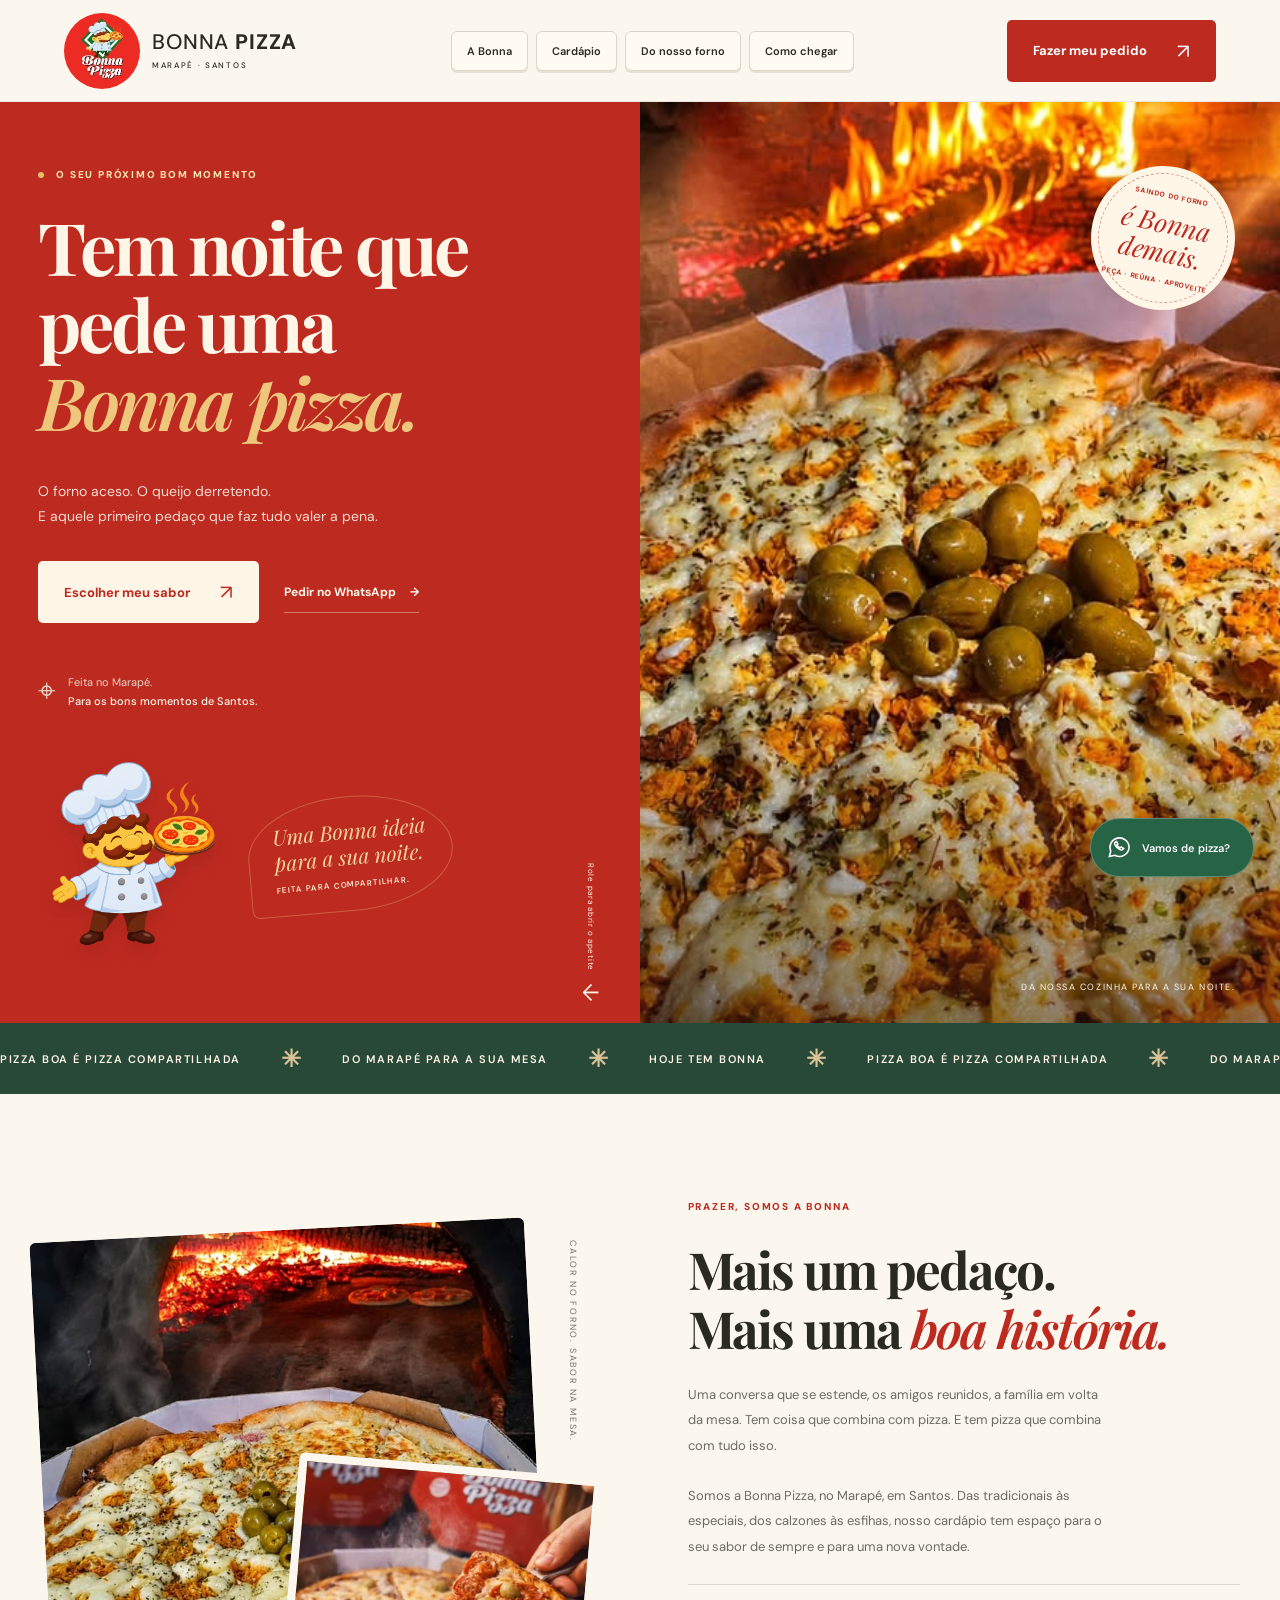
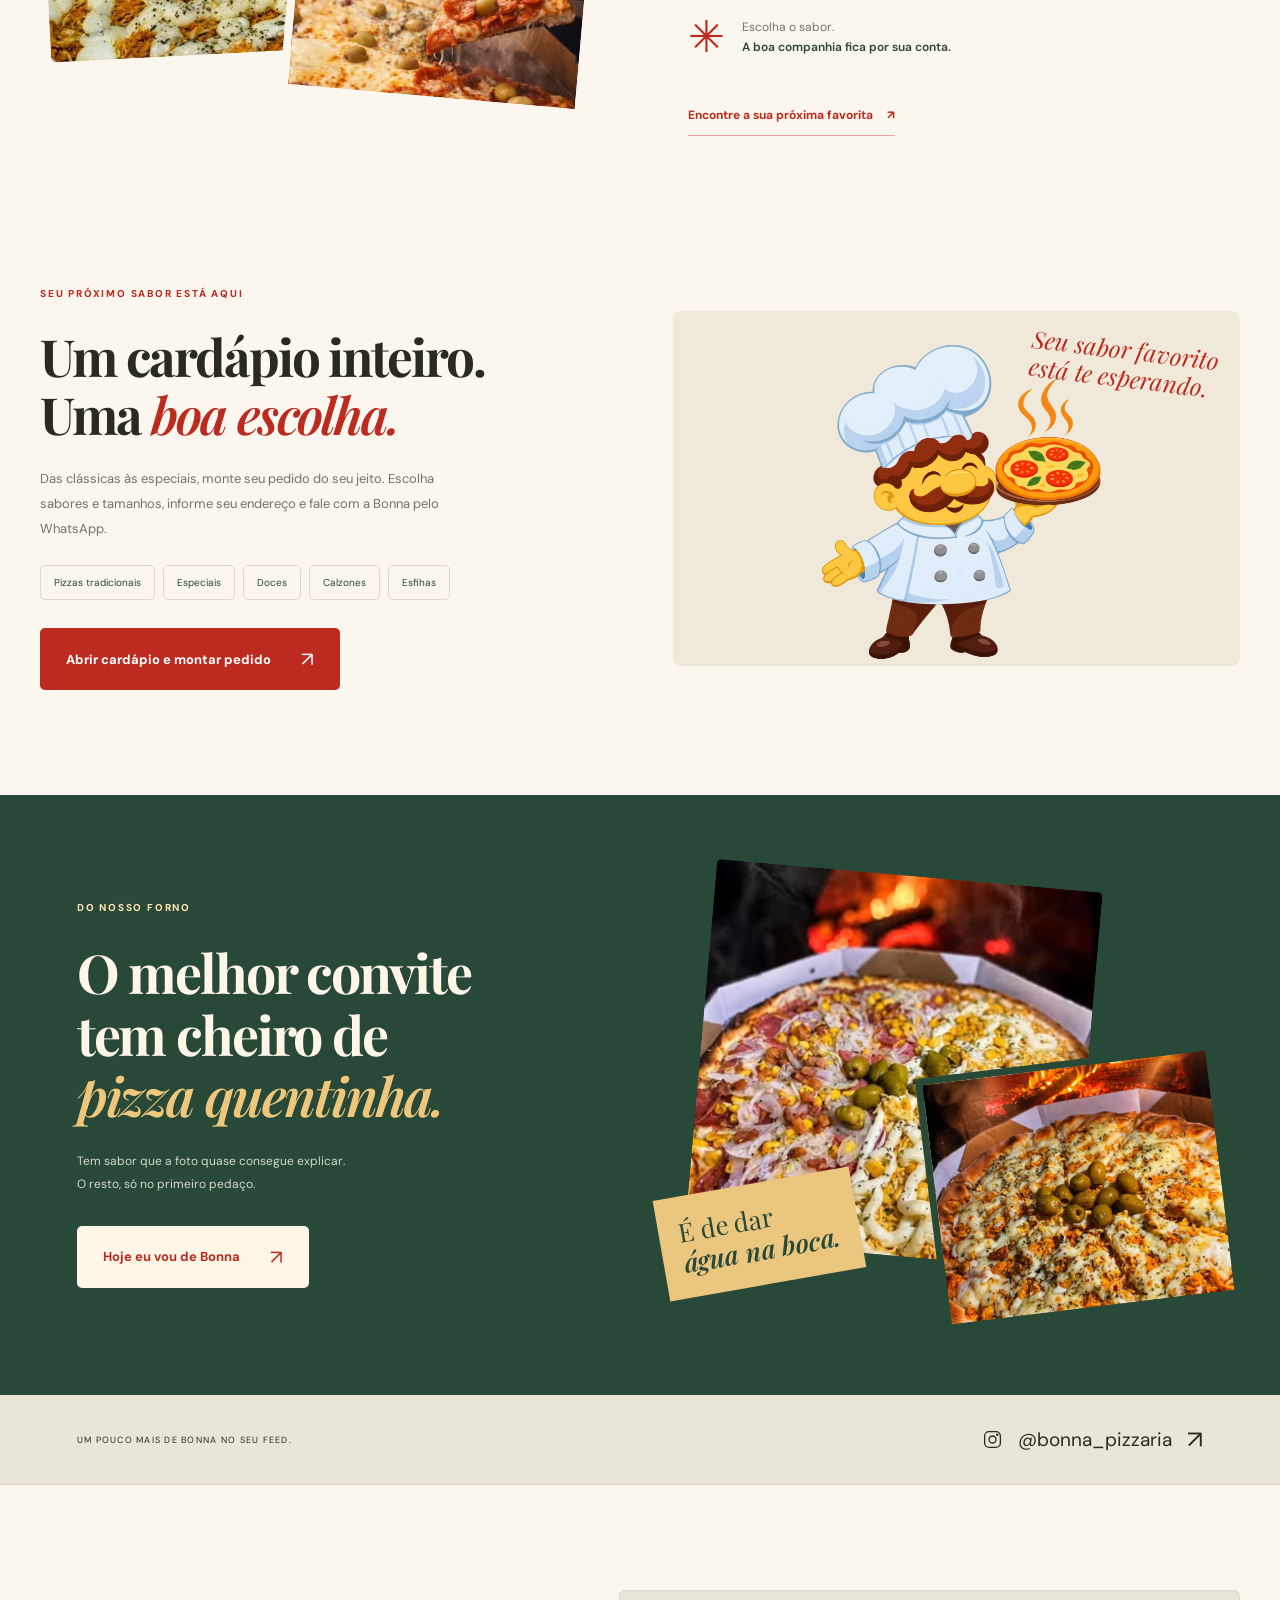
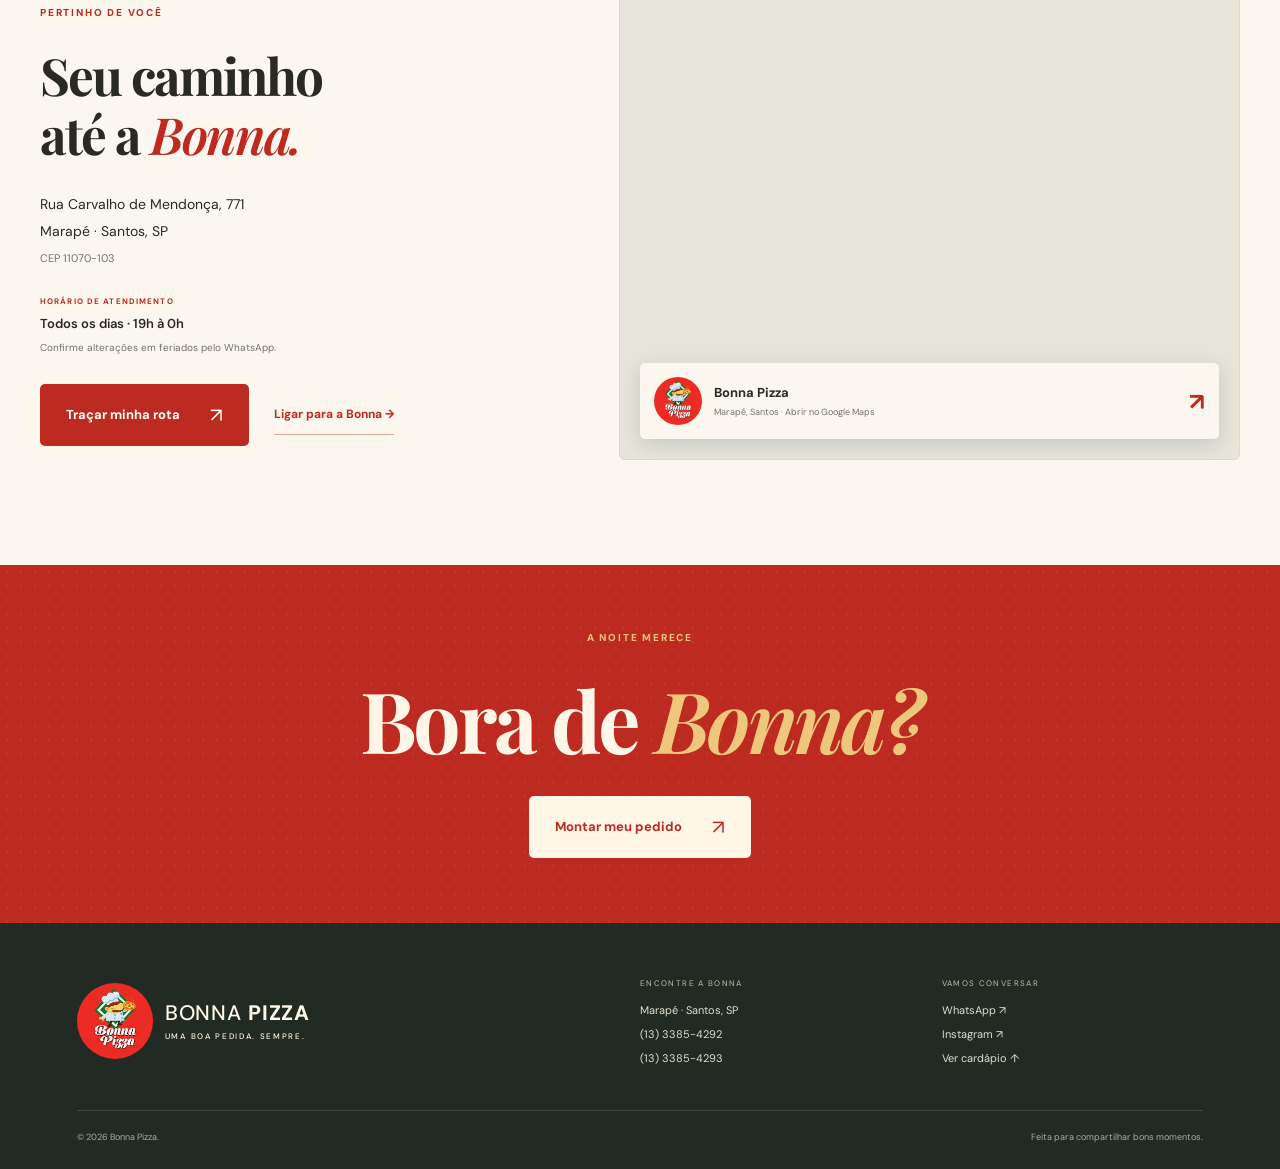
<file: index.html>
<!doctype html>
<html lang="pt-BR">
<head>
  <meta charset="UTF-8"><meta name="viewport" content="width=device-width,initial-scale=1">
  <title>Bonna Pizza · Um bom momento começa com pizza</title>
  <meta name="description" content="Conheça o cardápio da Bonna Pizza no Marapé, em Santos. Pizzas, calzones e esfihas. Escolha seu sabor e peça pelo WhatsApp.">
  <meta name="theme-color" content="#bf291e"><link rel="icon" type="image/jpeg" href="assets/logo.jpg"><link rel="apple-touch-icon" href="assets/logo.jpg">
  <link rel="stylesheet" href="style.css"><link rel="stylesheet" href="order.css"><script src="common.js" defer></script>
</head>
<body>
<a class="skip" href="cardapio.html">Ir para o cardápio</a>
<header id="header"><div class="nav-wrap"><a class="brand" href="#inicio" aria-label="Bonna Pizza, início"><img src="assets/logo.jpg" alt="Bonna Pizza" width="76" height="76"><span>BONNA <b>PIZZA</b><small>MARAPÉ · SANTOS</small></span></a><nav id="navigation" aria-label="Principal"><a href="#sobre">A Bonna</a><a href="cardapio.html">Cardápio</a><a href="#momentos">Do nosso forno</a><a href="#localizacao">Como chegar</a></nav><a class="button nav-order" href="cardapio.html">Fazer meu pedido <span>↗</span></a><button class="menu-toggle" aria-expanded="false" aria-controls="navigation" aria-label="Abrir menu"><span></span><span></span></button></div></header>
<main>
<section id="inicio" class="hero"><div class="hero-copy"><p class="eyebrow light"><span></span> O SEU PRÓXIMO BOM MOMENTO</p><h1>Tem noite que<br>pede uma<br><em>Bonna pizza.</em></h1><p class="hero-description">O forno aceso. O queijo derretendo.<br>E aquele primeiro pedaço que faz tudo valer a pena.</p><div class="actions"><a class="button cream" href="cardapio.html">Escolher meu sabor <span>↗</span></a><a class="text-link" data-whatsapp>Pedir no WhatsApp <span>→</span></a></div><div class="hero-location"><span class="location-icon">⌖</span><span>Feita no Marapé.<br><strong>Para os bons momentos de Santos.</strong></span></div><div class="hero-mascot"><img src="assets/mascote.png" alt="Pizzaiolo da Bonna Pizza segurando uma pizza" width="220" height="255"><span class="mascot-note">Uma Bonna ideia<br>para a sua noite.<small>FEITA PARA COMPARTILHAR.</small></span></div></div><div class="hero-photo"><img src="assets/pizza-forno.jpg" alt="Pizza da Bonna com queijo gratinado, azeitonas e o forno aceso ao fundo" width="640" height="640" fetchpriority="high"><div class="photo-shade"></div><div class="round-stamp"><span>SAINDO DO FORNO</span><b>é Bonna<br>demais.</b><span>PEÇA · REÚNA · APROVEITE</span></div><span class="photo-caption">DA NOSSA COZINHA PARA A SUA NOITE.</span></div><a class="scroll-cue" href="#sobre" aria-label="Conhecer a Bonna">Role para abrir o apetite <span>↓</span></a></section>
<div class="marquee" aria-hidden="true"><div>PIZZA BOA É PIZZA COMPARTILHADA <i>✳</i> DO MARAPÉ PARA A SUA MESA <i>✳</i> HOJE TEM BONNA <i>✳</i> PIZZA BOA É PIZZA COMPARTILHADA <i>✳</i> DO MARAPÉ PARA A SUA MESA <i>✳</i> HOJE TEM BONNA <i>✳</i></div></div>
<section id="sobre" class="section about"><div class="about-images reveal"><div class="image-frame tall"><img src="assets/forno.jpg" alt="Forno a lenha aceso na Bonna Pizza" loading="lazy" width="640" height="640"></div><div class="image-frame detail"><img src="assets/pizza-close.jpg" alt="Detalhe de uma pizza preparada na Bonna" loading="lazy" width="640" height="640"></div><span class="vertical-label">CALOR NO FORNO. SABOR NA MESA.</span></div><div class="about-copy reveal"><p class="eyebrow">PRAZER, SOMOS A BONNA</p><h2>Mais um pedaço.<br>Mais uma <em>boa história.</em></h2><p>Uma conversa que se estende, os amigos reunidos, a família em volta da mesa. Tem coisa que combina com pizza. E tem pizza que combina com tudo isso.</p><p>Somos a Bonna Pizza, no Marapé, em Santos. Das tradicionais às especiais, dos calzones às esfihas, nosso cardápio tem espaço para o seu sabor de sempre e para uma nova vontade.</p><div class="about-note"><span>✳</span><p>Escolha o sabor.<br><strong>A boa companhia fica por sua conta.</strong></p></div><a class="text-link red" href="cardapio.html">Encontre a sua próxima favorita <span>↗</span></a></div></section>
<section class="section menu-teaser"><div class="teaser-copy reveal"><p class="eyebrow">SEU PRÓXIMO SABOR ESTÁ AQUI</p><h2>Um cardápio inteiro.<br>Uma <em>boa escolha.</em></h2><p>Das clássicas às especiais, monte seu pedido do seu jeito. Escolha sabores e tamanhos, informe seu endereço e fale com a Bonna pelo WhatsApp.</p><div class="teaser-categories"><span>Pizzas tradicionais</span><span>Especiais</span><span>Doces</span><span>Calzones</span><span>Esfihas</span></div><a class="button" href="cardapio.html">Abrir cardápio e montar pedido <span>↗</span></a></div><div class="teaser-visual reveal"><img src="assets/mascote.png" alt="O pizzaiolo da Bonna apresenta uma pizza" width="320" height="350" loading="lazy"><span>Seu sabor favorito<br>está te esperando.</span></div></section>
<section id="momentos" class="oven-section"><div class="oven-copy reveal"><p class="eyebrow light">DO NOSSO FORNO</p><h2>O melhor convite<br>tem cheiro de<br><em>pizza quentinha.</em></h2><p>Tem sabor que a foto quase consegue explicar.<br>O resto, só no primeiro pedaço.</p><a class="button cream" href="cardapio.html">Hoje eu vou de Bonna <span>↗</span></a></div><div class="oven-images reveal"><img class="oven-main" src="assets/pizza-video.jpg" alt="Pizza da Bonna pronta para servir" width="640" height="640" loading="lazy"><img class="oven-detail" src="assets/pizza-forno.jpg" alt="Pizza recém-preparada em frente ao forno da Bonna" width="640" height="640" loading="lazy"><span class="oven-tag">É de dar<br><em>água na boca.</em></span></div></section>
<section class="instagram-strip"><span>UM POUCO MAIS DE BONNA NO SEU FEED.</span><a href="https://www.instagram.com/bonna_pizzaria/" target="_blank" rel="noopener noreferrer"><svg viewBox="0 0 24 24" aria-hidden="true"><rect x="3" y="3" width="18" height="18" rx="5"/><circle cx="12" cy="12" r="4"/><circle cx="17.5" cy="6.5" r=".7"/></svg>@bonna_pizzaria <b>↗</b></a></section>
<section id="localizacao" class="section location"><div class="reveal"><p class="eyebrow">PERTINHO DE VOCÊ</p><h2>Seu caminho<br>até a <em>Bonna.</em></h2><address>Rua Carvalho de Mendonça, 771<br>Marapé · Santos, SP<br><small>CEP 11070-103</small></address><div class="hours"><span>HORÁRIO DE ATENDIMENTO</span><strong>Todos os dias · 19h à 0h</strong><small>Confirme alterações em feriados pelo WhatsApp.</small></div><div class="actions"><a class="button" href="https://maps.app.goo.gl/r8yBhENNUu5ic9cW7" target="_blank" rel="noopener noreferrer">Traçar minha rota <span>↗</span></a><a class="text-link red" href="tel:+551333854292">Ligar para a Bonna →</a></div></div><div class="map-wrap reveal"><iframe title="Localização da Bonna Pizza no Marapé, Santos" src="https://www.google.com/maps?q=Bonna%20Pizza%20Rua%20Carvalho%20de%20Mendon%C3%A7a%20771%20Santos&output=embed" loading="lazy" referrerpolicy="no-referrer-when-downgrade" allowfullscreen></iframe><a class="map-label" href="https://maps.app.goo.gl/r8yBhENNUu5ic9cW7" target="_blank" rel="noopener noreferrer"><img src="assets/logo.jpg" alt="" width="48" height="48"><span><strong>Bonna Pizza</strong><small>Marapé, Santos · Abrir no Google Maps</small></span><b>↗</b></a></div></section>
<section class="final-cta reveal"><p class="eyebrow">A NOITE MERECE</p><h2>Bora de <em>Bonna?</em></h2><a class="button cream" href="cardapio.html">Montar meu pedido <span>↗</span></a></section>
</main>
<footer><div class="footer-main"><a class="brand" href="#inicio"><img src="assets/logo.jpg" alt="Bonna Pizza" width="80" height="80"><span>BONNA <b>PIZZA</b><small>UMA BOA PEDIDA. SEMPRE.</small></span></a><div><span>ENCONTRE A BONNA</span><a href="#localizacao">Marapé · Santos, SP</a><a href="tel:+551333854292">(13) 3385-4292</a><a href="tel:+551333854293">(13) 3385-4293</a></div><div><span>VAMOS CONVERSAR</span><a data-whatsapp>WhatsApp ↗</a><a href="https://www.instagram.com/bonna_pizzaria/" target="_blank" rel="noopener noreferrer">Instagram ↗</a><a href="cardapio.html">Ver cardápio ↑</a></div></div><div class="footer-bottom"><span>© <span id="year">2026</span> Bonna Pizza.</span><span>Feita para compartilhar bons momentos.</span></div></footer>
<a class="whatsapp-float" data-whatsapp aria-label="Pedir pelo WhatsApp"><svg viewBox="0 0 24 24" aria-hidden="true"><path d="M20.5 11.5a8.5 8.5 0 0 1-12.6 7.4L3 20l1.2-4.7A8.5 8.5 0 1 1 20.5 11.5Z"/><path d="M8 7.5c-.7 1 .3 3 1.8 4.5 1.6 1.6 3.7 2.6 4.8 1.8l1-1-2.2-1.2-.8.8c-1.3-.5-2.2-1.4-2.8-2.6l.8-.8-1.2-2.3Z"/></svg><span>Vamos de pizza?</span></a>

</body></html>
</file>
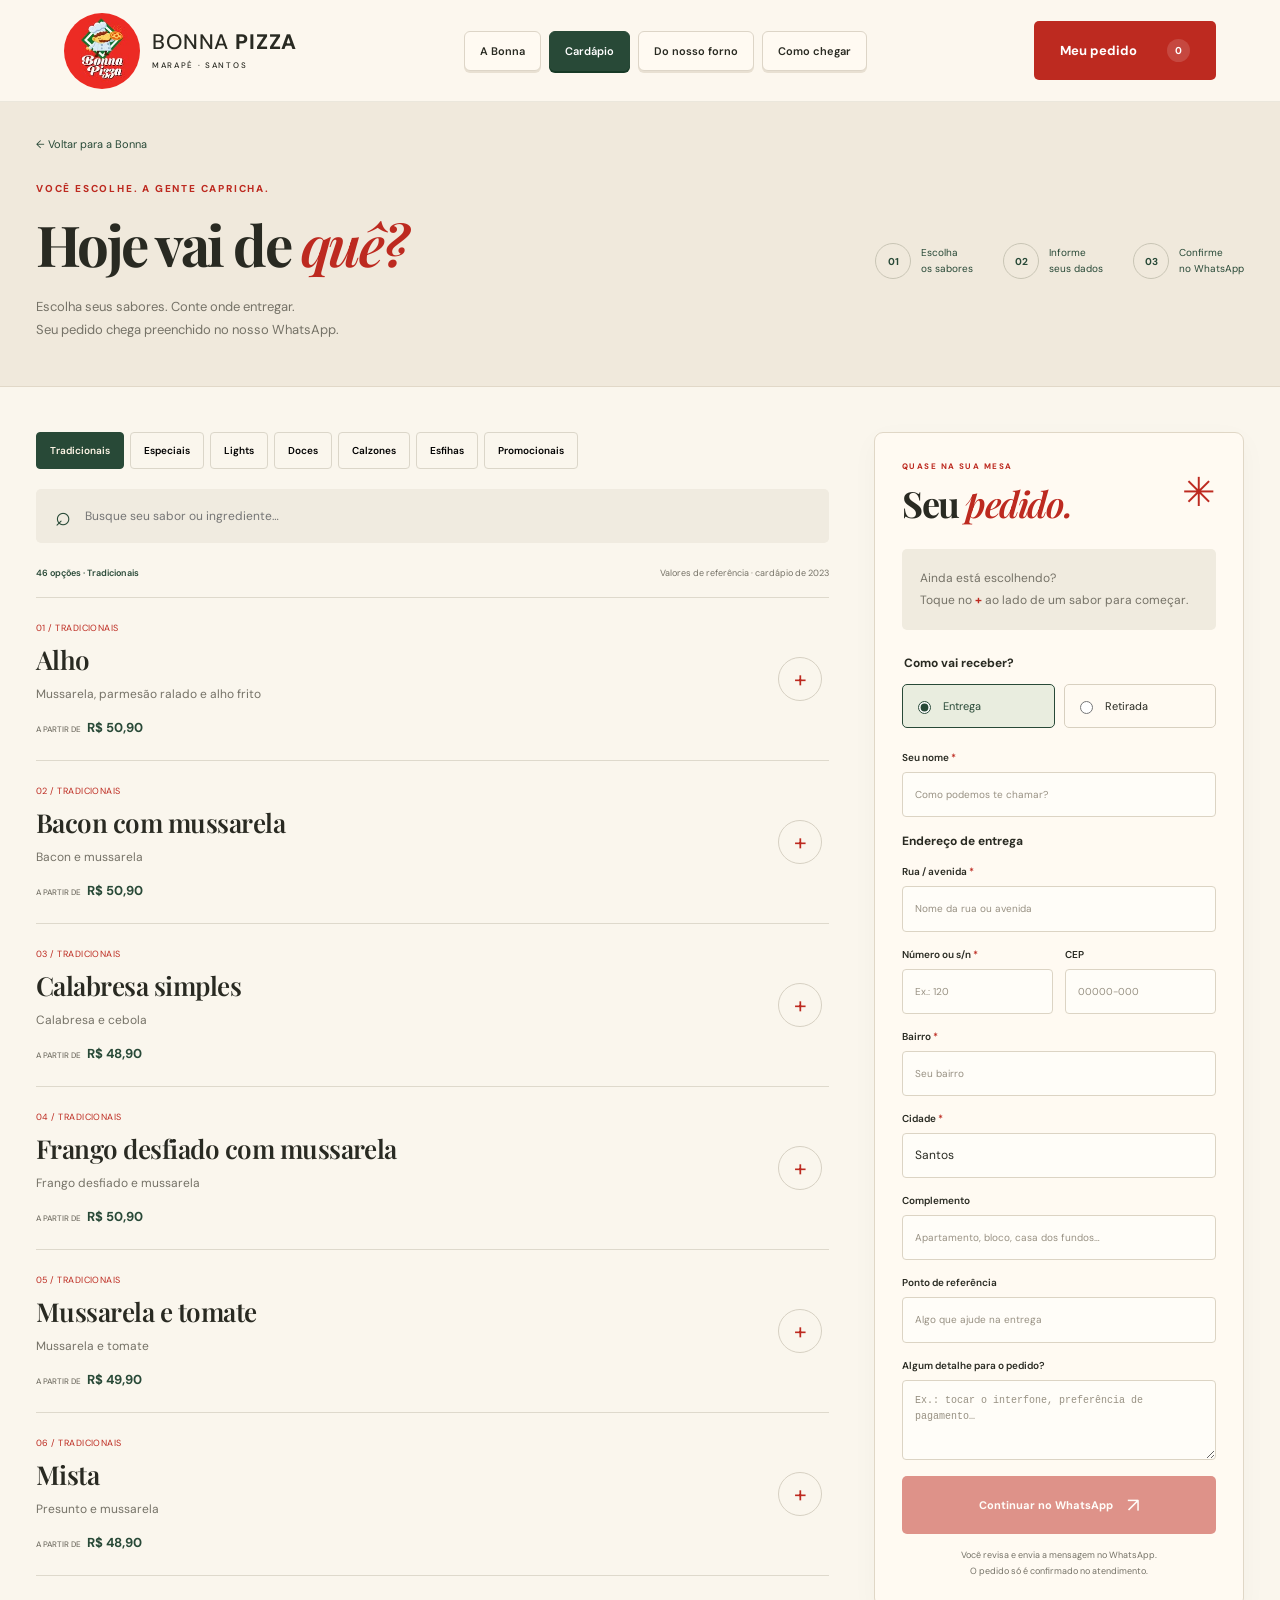
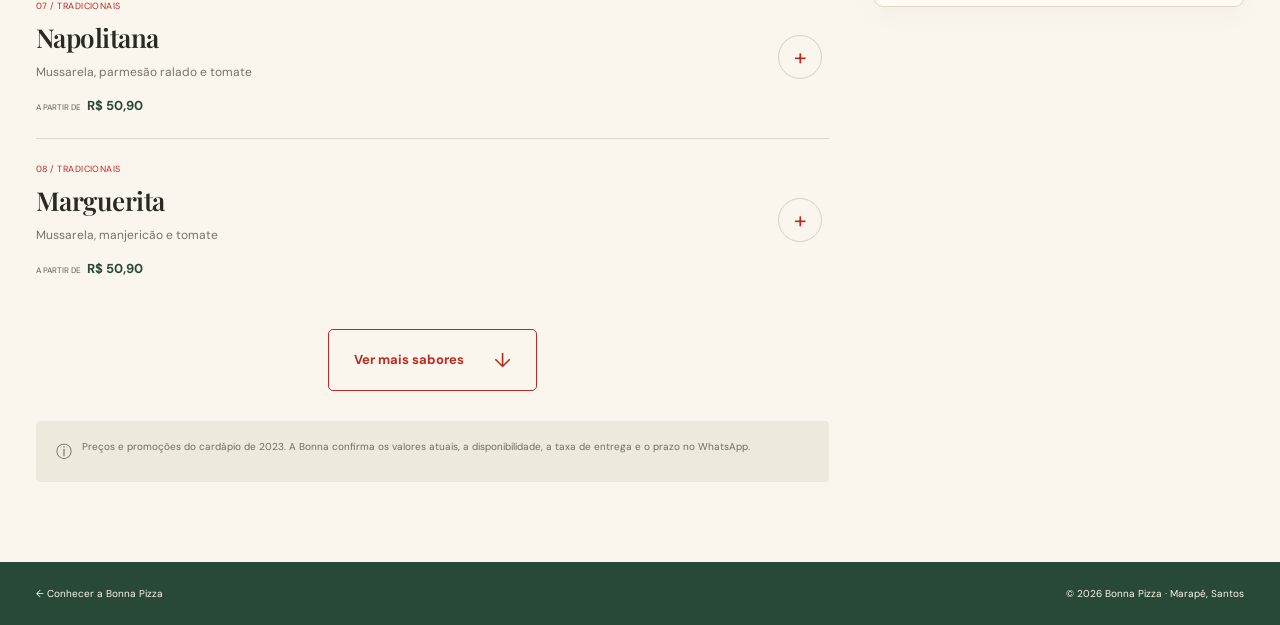
<file: cardapio.html>
<!doctype html>
<html lang="pt-BR">
<head>
  <meta charset="UTF-8"><meta name="viewport" content="width=device-width,initial-scale=1">
  <title>Cardápio e pedidos · Bonna Pizza Santos</title>
  <meta name="description" content="Escolha seus sabores, monte o pedido e informe o endereço. Envie tudo preenchido para o WhatsApp da Bonna Pizza.">
  <meta name="theme-color" content="#bd2a20"><link rel="icon" type="image/jpeg" href="assets/logo.jpg">
  <link rel="stylesheet" href="style.css"><link rel="stylesheet" href="order.css">
  <script src="common.js" defer></script><script src="menu.js" defer></script><script src="order-core.js" defer></script><script src="cardapio.js" defer></script>
</head>
<body class="order-page">
<a class="skip" href="#cardapio">Ir para os sabores</a>
<header id="header"><div class="nav-wrap"><a class="brand" href="index.html" aria-label="Bonna Pizza, início"><img src="assets/logo.jpg" alt="Bonna Pizza" width="76" height="76"><span>BONNA <b>PIZZA</b><small>MARAPÉ · SANTOS</small></span></a><nav id="navigation" aria-label="Principal"><a href="index.html#sobre">A Bonna</a><a href="cardapio.html" aria-current="page">Cardápio</a><a href="index.html#momentos">Do nosso forno</a><a href="index.html#localizacao">Como chegar</a></nav><a class="button nav-order" href="#meu-pedido">Meu pedido <span class="cart-count">0</span></a><button class="menu-toggle" aria-expanded="false" aria-controls="navigation" aria-label="Abrir menu"><span></span><span></span></button></div></header>
<main>
<section class="order-heading"><div class="order-container"><a class="back-home" href="index.html">← Voltar para a Bonna</a><div class="order-title"><div><p class="eyebrow">VOCÊ ESCOLHE. A GENTE CAPRICHA.</p><h1>Hoje vai de <em>quê?</em></h1><p>Escolha seus sabores. Conte onde entregar.<br>Seu pedido chega preenchido no nosso WhatsApp.</p></div><ol class="order-steps" aria-label="Como pedir"><li><b>01</b><span>Escolha<br>os sabores</span></li><li><b>02</b><span>Informe<br>seus dados</span></li><li><b>03</b><span>Confirme<br>no WhatsApp</span></li></ol></div></div></section>
<div class="order-container order-layout">
<section id="cardapio" class="catalog" aria-label="Sabores do cardápio"><div class="menu-controls"><div class="tabs" role="group" aria-label="Categorias do cardápio"></div><div class="search-wrap"><span aria-hidden="true">⌕</span><label class="sr-only" for="search">Buscar sabor ou ingrediente na categoria</label><input id="search" type="search" placeholder="Busque seu sabor ou ingrediente…" autocomplete="off"><button id="clear-search" type="button" aria-label="Limpar busca" hidden>×</button></div></div><div class="menu-meta"><p id="result-count" role="status" aria-live="polite"></p><span>Valores de referência · cardápio de 2023</span></div><div id="menu-grid" class="menu-grid"></div><p id="empty" hidden>Nenhum sabor encontrado nesta categoria. Experimente outro ingrediente ou categoria.</p><button id="load-more" type="button" class="button outline">Ver mais sabores <span>↓</span></button><div class="menu-footnote"><span>ⓘ</span><p>Preços e promoções do cardápio de 2023. A Bonna confirma os valores atuais, a disponibilidade, a taxa de entrega e o prazo no WhatsApp.</p></div></section>
<aside id="meu-pedido" class="order-summary" aria-label="Meu pedido"><div class="summary-heading"><div><p class="eyebrow">QUASE NA SUA MESA</p><h2>Seu <em>pedido.</em></h2></div><span class="summary-icon" aria-hidden="true">✳</span></div><p id="cart-empty">Ainda está escolhendo?<br>Toque no <strong>+</strong> ao lado de um sabor para começar.</p><ul id="cart-items" aria-label="Itens selecionados"></ul><div id="cart-subtotal" class="cart-subtotal" hidden><span>Subtotal de referência<small>Valores de 2023 · entrega não incluída</small></span><strong id="cart-total"></strong></div>
<form id="checkout-form"><fieldset class="fulfillment"><legend>Como vai receber?</legend><label><input type="radio" name="fulfillment" value="delivery" checked><span>Entrega</span></label><label><input type="radio" name="fulfillment" value="pickup"><span>Retirada</span></label></fieldset><div class="field"><label for="customer-name">Seu nome <span>*</span></label><input id="customer-name" name="name" autocomplete="name" placeholder="Como podemos te chamar?" maxlength="80" required></div><fieldset id="delivery-fields" class="delivery-fields"><legend>Endereço de entrega</legend><div class="field"><label for="street">Rua / avenida <span>*</span></label><input id="street" name="street" autocomplete="address-line1" placeholder="Nome da rua ou avenida" maxlength="140" required></div><div class="form-row"><div class="field"><label for="number">Número ou s/n <span>*</span></label><input id="number" name="number" placeholder="Ex.: 120" maxlength="20" required></div><div class="field"><label for="zip">CEP</label><input id="zip" name="zip" inputmode="numeric" autocomplete="postal-code" placeholder="00000-000" maxlength="9" pattern="[0-9]{5}-?[0-9]{3}" title="Informe os 8 números do CEP, com ou sem hífen."></div></div><div class="field"><label for="district">Bairro <span>*</span></label><input id="district" name="district" placeholder="Seu bairro" maxlength="80" required></div><div class="field"><label for="city">Cidade <span>*</span></label><input id="city" name="city" autocomplete="address-level2" value="Santos" maxlength="80" required></div><div class="field"><label for="complement">Complemento</label><input id="complement" name="complement" autocomplete="address-line2" placeholder="Apartamento, bloco, casa dos fundos…" maxlength="140"></div><div class="field"><label for="reference">Ponto de referência</label><input id="reference" name="reference" placeholder="Algo que ajude na entrega" maxlength="140"></div></fieldset><p id="pickup-note" class="pickup-note" hidden>Retirada na Rua Carvalho de Mendonça, 771, Marapé, Santos. Combine o horário pelo WhatsApp.</p><div class="field"><label for="order-notes">Algum detalhe para o pedido?</label><textarea id="order-notes" name="notes" rows="2" maxlength="400" placeholder="Ex.: tocar o interfone, preferência de pagamento…"></textarea></div><p id="checkout-error" class="form-error" role="alert" hidden></p><button type="submit" id="send-order" class="button checkout-button" disabled>Continuar no WhatsApp <span>↗</span></button><p class="checkout-note">Você revisa e envia a mensagem no WhatsApp.<br>O pedido só é confirmado no atendimento.</p></form></aside>
</div>
</main>
<footer class="order-footer"><a href="index.html">← Conhecer a Bonna Pizza</a><span>© <span id="year">2026</span> Bonna Pizza · Marapé, Santos</span></footer>
<a class="mobile-cart" href="#meu-pedido"><span>Meu pedido <b class="cart-count">0</b><small id="mobile-total">Escolha seus sabores</small></span><strong>Revisar <span>↑</span></strong></a>
<p id="cart-toast" class="cart-toast" role="status" aria-live="polite"></p>
<dialog id="order-dialog"><form id="item-form" class="dialog-inner"><button class="dialog-close" type="button" aria-label="Fechar detalhes">×</button><p id="dialog-category" class="eyebrow"></p><h2 id="dialog-name"></h2><p id="dialog-description"></p><fieldset id="sizes"><legend>Escolha o tamanho</legend><div id="size-options"></div></fieldset><div class="item-quantity"><label for="item-quantity">Quantidade</label><div class="quantity-controls"><button type="button" id="quantity-less" aria-label="Diminuir quantidade">−</button><input id="item-quantity" type="number" min="1" max="20" step="1" value="1" required inputmode="numeric"><button type="button" id="quantity-more" aria-label="Aumentar quantidade">+</button></div></div><div class="field"><label for="item-notes">Observação para este item</label><input id="item-notes" maxlength="200" placeholder="Ex.: sem cebola"></div><p class="dialog-warning">Valores de 2023. Confirme o preço atual no atendimento.</p><button id="add-to-cart" type="submit" class="button">Adicionar ao pedido <span id="item-price"></span></button></form></dialog>
</body></html>
</file>
<file: style.css>
@import url('https://fonts.googleapis.com/css2?family=DM+Sans:wght@400;500;600;700&family=Playfair+Display:ital,wght@0,600;0,700;0,800;1,600;1,700&display=swap');
:root{--red:#bd2a20;--deep:#93251d;--cream:#fff6e7;--paper:#fcf7ee;--ink:#292a22;--green:#284937;--muted:#757267;--line:#ded9cc}*{box-sizing:border-box}html{scroll-behavior:smooth;scroll-padding-top:105px}body{margin:0;color:var(--ink);background:var(--paper);font-family:'DM Sans',Arial,sans-serif;-webkit-font-smoothing:antialiased}a{color:inherit;text-decoration:none;cursor:pointer}button,input{font:inherit}button{cursor:pointer}img{display:block;max-width:100%;object-fit:cover}button,a,input{ -webkit-tap-highlight-color:transparent}a,button{transition:transform .25s,background .25s,box-shadow .25s,color .25s}a:focus-visible,button:focus-visible,input:focus-visible{outline:3px solid #d18c28;outline-offset:5px}.sr-only{position:absolute;width:1px;height:1px;overflow:hidden;clip-path:inset(50%)}.skip{position:fixed;top:-70px;background:var(--cream);padding:14px;z-index:100}.skip:focus{top:0}header{height:102px;background:var(--paper);position:sticky;top:0;z-index:30;border-bottom:1px solid #ded9cc88;transition:box-shadow .3s}header.scrolled{box-shadow:0 6px 20px #26251d10}.nav-wrap{max-width:1440px;height:100%;margin:auto;padding:0 5%;display:flex;align-items:center;justify-content:space-between;gap:24px}.brand{display:flex;align-items:center;gap:12px}.brand img{border-radius:50%;width:76px;height:76px}.brand>span{font-size:21px;letter-spacing:.04em;font-weight:500;line-height:1.05}.brand b{font-weight:800}.brand small{display:block;font-size:8px;letter-spacing:.21em;margin-top:8px}nav{display:flex;gap:30px;font-size:13px;font-weight:600}nav a:hover{color:var(--red);transform:translateY(-2px)}.button{background:var(--red);color:white;border:1px solid transparent;display:inline-flex;align-items:center;justify-content:center;gap:30px;padding:17px 25px;border-radius:5px;font-size:13px;font-weight:700;min-height:52px}.button span{font-size:20px;font-weight:400}.button:hover{transform:translateY(-4px);box-shadow:0 9px 22px #7c231c28;background:var(--deep)}.cream{background:var(--cream);color:var(--red)}.cream:hover{background:#fff;color:var(--deep);box-shadow:0 10px 28px #31160d28}.outline{background:transparent;border-color:var(--red);color:var(--red)}.outline:hover{background:var(--red);color:#fff}.menu-toggle{display:none}.hero{display:grid;grid-template-columns:1fr 1fr;min-height:690px;position:relative;background:var(--red);color:var(--cream)}.hero-copy{padding:65px 6% 65px max(6%,calc((100vw - 1290px)/2));position:relative;z-index:1}.eyebrow{font-size:10px;font-weight:800;letter-spacing:.18em;color:var(--red);margin:0 0 25px;line-height:1.6}.eyebrow.light{color:#ffe4b3}.eyebrow>span{display:inline-block;background:#e7be68;width:6px;height:6px;border-radius:50%;margin-right:8px}.hero h1{font-family:'Playfair Display',Georgia,serif;font-size:clamp(55px,5.65vw,87px);line-height:1.07;letter-spacing:-.045em;font-weight:700;margin:0 0 25px}em{font-weight:600}h1 em{color:#efc77c}.hero-description{font-size:14px;line-height:1.8;color:#f5ddd0;margin-bottom:32px}.actions{display:flex;align-items:center;gap:25px;flex-wrap:wrap}.text-link{font-size:12px;font-weight:700;display:inline-flex;gap:14px;align-items:center;border-bottom:1px solid #fff6e75e;padding:12px 0}.text-link:hover{transform:translateY(-3px)}.text-link.red{color:var(--red);border-color:#bd2a2066}.hero-location{display:flex;align-items:center;gap:13px;margin-top:42px;font-size:11px;line-height:1.7;color:#ead4c4}.hero-location strong{font-weight:500;color:var(--cream)}.location-icon{font-size:31px;font-weight:400}.hero-photo{position:relative;min-width:0;overflow:hidden}.hero-photo>img{height:100%;width:100%;object-position:55% center;transition:transform 1s}.hero:hover .hero-photo>img{transform:scale(1.025)}.photo-shade{position:absolute;inset:0;background:linear-gradient(0deg,#20110a80,transparent 40%)}.round-stamp{position:absolute;right:7%;top:7%;border-radius:50%;width:144px;height:144px;display:flex;flex-direction:column;align-items:center;justify-content:center;background:var(--cream);color:var(--red);transform:rotate(12deg);outline:1px dashed #bd2a2077;outline-offset:-8px;box-shadow:0 3px 20px #0002}.round-stamp>span{font-size:7px;letter-spacing:.1em;font-weight:700}.round-stamp b{font:italic 26px/1.1 'Playfair Display',Georgia,serif;text-align:center;margin:9px 0}.photo-caption{position:absolute;bottom:30px;right:7%;font-size:9px;letter-spacing:.17em}.scroll-cue{position:absolute;bottom:20px;left:45%;font-size:8px;letter-spacing:.09em;writing-mode:vertical-rl;display:flex;gap:12px;align-items:center}.scroll-cue span{font-size:22px}.marquee{overflow:hidden;background:var(--green);color:var(--cream);padding:20px 0;font-size:11px;letter-spacing:.14em;font-weight:600}.marquee>div{display:flex;align-items:center;gap:40px;white-space:nowrap;width:max-content;animation:marquee 42s linear infinite}.marquee i{color:#d8c298;font-size:24px;font-style:normal}@keyframes marquee{to{transform:translateX(-50%)}}.section{max-width:1290px;padding:105px 40px;margin:0 auto}h2{font-family:'Playfair Display',Georgia,serif;font-size:clamp(38px,4vw,58px);line-height:1.14;letter-spacing:-.04em;font-weight:700;margin:0}h2 em{color:var(--red)}.about{display:grid;grid-template-columns:1fr 1fr;gap:95px;align-items:center}.about-images{position:relative;padding:0 58px 55px 0;min-width:0}.image-frame{overflow:hidden;border-radius:6px}.image-frame img{width:100%;height:100%;transition:transform .7s}.image-frame:hover img{transform:scale(1.05)}.tall{height:420px;transform:rotate(-3deg)}.detail{position:absolute;bottom:0;right:0;width:55%;height:240px;border:8px solid var(--paper);transform:rotate(5deg)}.vertical-label{position:absolute;right:14px;top:10px;writing-mode:vertical-rl;letter-spacing:.2em;font-size:9px;color:var(--muted)}.about-copy>p:not(.eyebrow){font-size:13px;line-height:1.95;color:#6b6b61;max-width:420px;margin-top:25px}.about-note{display:flex;gap:17px;align-items:center;margin:25px 0;border-top:1px solid var(--line);padding-top:20px}.about-note>span{font-size:44px;color:var(--red)}.about-note p{font-size:12px;line-height:1.7;color:var(--muted)}.about-note strong{color:var(--green);font-weight:600}.menu-section{padding-top:55px}.section-heading{display:flex;justify-content:space-between;align-items:flex-end;gap:30px;margin-bottom:42px}.section-heading>p{font-size:12px;color:var(--muted);line-height:1.9;max-width:360px;margin-bottom:6px}.menu-controls{border-top:1px solid var(--line);padding-top:27px}.tabs{display:flex;gap:8px;overflow:auto;padding-bottom:14px;scrollbar-width:thin}.tabs button{border:1px solid #dbd6c9;background:transparent;border-radius:4px;padding:12px 17px;font-size:11px;font-weight:600;white-space:nowrap}.tabs button.active{color:var(--cream);background:var(--green);border-color:var(--green)}.tabs button:hover{transform:translateY(-2px);border-color:var(--green)}.search-wrap{position:relative;margin:12px 0 24px;display:flex;align-items:center;gap:12px;background:#f0ebe0;border:1px solid transparent;border-radius:5px;padding:0 18px}.search-wrap:focus-within{border-color:var(--green)}.search-wrap>span{font-size:27px;color:var(--green)}.search-wrap input{height:52px;border:0;background:none;width:100%;outline:none;font-size:12px;color:var(--ink)}.search-wrap button{border:0;background:none;font-size:22px;color:var(--muted)}.menu-meta{display:flex;justify-content:space-between;align-items:center;gap:15px;font-size:10px;color:var(--muted);margin-bottom:18px}.menu-meta p{margin:0;color:var(--green);font-weight:600}.menu-grid{display:grid;grid-template-columns:repeat(2,minmax(0,1fr));gap:0 35px}.menu-card{display:grid;grid-template-columns:1fr auto;gap:18px;padding:23px 0;border-top:1px solid var(--line);position:relative;animation:card-in .35s both}.menu-card:hover{background:#f4eee1}.menu-card h3{font-family:'Playfair Display',Georgia,serif;font-size:23px;font-weight:600;letter-spacing:-.02em;margin:0 0 7px}.menu-number{font-family:'DM Sans',sans-serif;font-size:9px;letter-spacing:.05em;color:var(--red);display:block;margin-bottom:8px}.menu-card p{font-size:11px;color:var(--muted);line-height:1.75;margin:0;max-width:330px}.menu-card .price{font-size:13px;font-weight:700;color:var(--green);margin-top:14px}.price small{font-size:8px;font-weight:500;color:var(--muted);margin-right:6px}.pick{width:40px;height:40px;align-self:center;border-radius:50%;border:1px solid #d6d0c2;color:var(--red);background:transparent;font-size:23px}.pick:hover{background:var(--red);border-color:var(--red);color:white;transform:rotate(90deg)}#load-more{display:flex;margin:28px auto 0}#load-more[hidden]{display:none}.menu-footnote{display:flex;gap:10px;align-items:flex-start;background:#eee9dd;padding:17px 20px;border-radius:4px;margin-top:30px;font-size:10px;color:#736b5e;line-height:1.7}.menu-footnote p{margin:0}.menu-footnote>span{font-size:16px}.oven-section{background:var(--green);color:var(--cream);display:grid;grid-template-columns:1fr 1fr;gap:40px;padding:80px max(6%,calc((100vw - 1210px)/2));overflow:hidden}.oven-copy{padding:25px 0}.oven-copy h2{font-size:clamp(40px,4.2vw,62px)}.oven-copy h2 em{color:#efc77c}.oven-copy>p:not(.eyebrow){font-size:12px;line-height:1.9;color:#d3d9c8;margin:25px 0 30px}.oven-images{position:relative;padding:0 20px 35px 40px;min-height:440px}.oven-main{height:380px;width:80%;border-radius:5px;transform:rotate(5deg);object-position:center}.oven-detail{position:absolute;bottom:0;right:-25px;width:55%;height:255px;border:7px solid var(--green);border-radius:5px;transform:rotate(-7deg)}.oven-tag{position:absolute;left:0;bottom:30px;background:#eac67e;color:var(--green);font:26px/1.2 'Playfair Display',Georgia,serif;padding:20px;transform:rotate(-10deg)}.instagram-strip{display:flex;justify-content:space-between;gap:24px;align-items:center;padding:28px max(6%,calc((100vw - 1210px)/2));background:#eae6d7;border-bottom:1px solid var(--line)}.instagram-strip>span{font-size:9px;letter-spacing:.14em}.instagram-strip a{font-size:19px;display:flex;align-items:center;gap:15px}.instagram-strip a:hover{color:var(--red);transform:translateX(4px)}.instagram-strip svg{width:21px;height:21px;fill:none;stroke:currentColor;stroke-width:1.5}.instagram-strip b{font-size:25px;font-weight:400}.location{display:grid;grid-template-columns:.9fr 1.1fr;gap:70px;align-items:center}address{font-size:14px;line-height:1.9;font-style:normal;margin-top:28px}address small{color:var(--muted);font-size:11px}.hours{display:flex;flex-direction:column;gap:9px;margin:25px 0 30px}.hours>span{font-size:8px;letter-spacing:.14em;color:var(--red);font-weight:700}.hours strong{font-size:13px;font-weight:600}.hours small{font-size:10px;color:var(--muted)}.map-wrap{height:470px;position:relative;border-radius:6px;overflow:hidden;background:#e6e5d8;border:1px solid #ded9cc}.map-wrap iframe{height:100%;width:100%;border:0;filter:saturate(.65)}.map-label{position:absolute;bottom:20px;left:20px;right:20px;background:var(--paper);border-radius:5px;padding:14px;display:flex;align-items:center;gap:12px;box-shadow:0 5px 20px #0002}.map-label img{border-radius:50%}.map-label span{display:flex;flex-direction:column;gap:5px}.map-label strong{font-size:13px}.map-label small{font-size:9px;color:var(--muted)}.map-label>b{margin-left:auto;font-size:24px;color:var(--red)}.final-cta{background:var(--red);color:var(--cream);padding:65px 30px;text-align:center;background-image:radial-gradient(#fff1 1px,transparent 1px);background-size:14px 14px}.final-cta .eyebrow{color:#f1c57b}.final-cta h2{font-size:clamp(55px,6.6vw,94px);margin-bottom:28px}.final-cta h2 em{color:#efc77c}footer{background:#222b23;color:var(--cream);padding:55px max(6%,calc((100vw - 1210px)/2)) 0}.footer-main{display:grid;grid-template-columns:2fr 1fr 1fr;gap:40px;padding-bottom:45px}.footer-main>div{display:flex;flex-direction:column;gap:10px}.footer-main>div>span{font-size:8px;letter-spacing:.17em;color:#bdbfac;margin-bottom:5px}.footer-main>div>a{font-size:11px;color:#deded1}.footer-main>div>a:hover{color:#efc77c}.footer-bottom{border-top:1px solid #fff2;padding:20px 0 26px;display:flex;justify-content:space-between;font-size:9px;color:#a9aea2}.whatsapp-float{position:fixed;right:26px;bottom:23px;background:#276345;color:white;z-index:25;display:flex;align-items:center;gap:9px;padding:15px;border:1px solid #ffffff40;border-radius:40px;box-shadow:0 4px 20px #10291633}.whatsapp-float svg{width:27px;height:27px;fill:none;stroke:currentColor;stroke-width:1.4}.whatsapp-float span{font-size:11px;font-weight:600;padding-right:8px}.whatsapp-float:hover{transform:translateY(-5px);background:#1c7746;box-shadow:0 9px 25px #10291644}dialog{border:0;border-radius:10px;max-width:520px;width:calc(100% - 32px);padding:0;background:var(--paper);color:var(--ink);box-shadow:0 20px 90px #0004}dialog::backdrop{background:#152017aa;backdrop-filter:blur(4px)}.dialog-inner{padding:42px;position:relative}.dialog-close{position:absolute;right:15px;top:12px;border:0;background:none;color:var(--red);font-size:28px;width:35px;height:35px}.dialog-inner .eyebrow{margin-bottom:14px}.dialog-inner h2{font-size:36px}.dialog-inner>p:not(.eyebrow){font-size:13px;line-height:1.8;color:var(--muted)}fieldset{border:0;padding:0;margin:25px 0}legend{font-size:11px;font-weight:700;margin-bottom:12px}#size-options{display:flex;gap:12px}.size-option{border:1px solid var(--line);padding:16px;cursor:pointer;border-radius:5px;flex:1;display:flex;align-items:center;gap:10px;font-size:12px}.size-option:has(input:checked){background:#e5ecdf;border-color:var(--green)}.size-option input{accent-color:var(--green)}.size-option strong{display:block;font-size:14px;margin-top:5px}.dialog-warning{font-size:10px!important}#dialog-order{width:100%;gap:12px}.reveal{transition:opacity .75s,transform .75s}.motion .reveal{opacity:0;transform:translateY(28px)}.motion .reveal.visible{opacity:1;transform:none}@keyframes card-in{from{opacity:0;transform:translateY(12px)}to{opacity:1;transform:none}}
@media(min-width:1600px){.hero-copy{padding-top:80px;padding-bottom:80px}.hero{min-height:750px}}@media(max-width:1100px){nav{gap:17px}.nav-order{padding:13px 16px;gap:12px}.brand>span{display:none}.hero-copy{padding:55px 6%}.hero h1{font-size:66px}.hero .actions{gap:10px}.hero .text-link{font-size:10px}.about{gap:50px}.section{padding:80px 35px}.oven-section{padding:65px 6%}.oven-images{padding-left:15px}.location{gap:35px}.round-stamp{width:120px;height:120px}.round-stamp b{font-size:23px}.round-stamp>span{font-size:6px}.hero .button{padding:15px 18px;gap:14px}.oven-detail{right:-5px}.oven-tag{font-size:22px}}
@media(max-width:760px){html{scroll-padding-top:82px}header{height:82px}.nav-wrap{padding:0 20px;gap:12px}.brand img{width:60px;height:60px}.brand>span{display:block;font-size:17px}.brand small{font-size:6px}.nav-order{margin-left:auto;padding:11px 14px;min-height:42px;font-size:10px;gap:10px}.menu-toggle{width:33px;height:40px;display:flex;flex-direction:column;justify-content:center;gap:6px;background:none;border:0;padding:3px}.menu-toggle span{height:2px;width:24px;background:var(--green);transition:transform .25s}.menu-toggle[aria-expanded=true] span:first-child{transform:translateY(4px) rotate(45deg)}.menu-toggle[aria-expanded=true] span:last-child{transform:translateY(-4px) rotate(-45deg)}nav{position:absolute;top:82px;left:0;right:0;padding:25px;background:var(--paper);box-shadow:0 12px 15px #0001;display:none;flex-direction:column;gap:24px}nav.open{display:flex}.hero{grid-template-columns:1fr;min-height:0}.hero-copy{padding:48px 25px 40px}.hero h1{font-size:clamp(53px,12vw,78px);line-height:1.05}.hero .eyebrow{font-size:8px;margin-bottom:23px}.hero-description{font-size:13px;margin-bottom:25px}.hero h1 br:nth-child(2){display:none}.hero .actions{gap:20px}.hero .text-link{font-size:11px}.hero-location{margin-top:30px;font-size:10px}.hero-photo{height:390px}.hero-photo>img{object-position:center 55%}.round-stamp{top:25px;right:25px;width:115px;height:115px}.scroll-cue{display:none}.photo-caption{font-size:7px;bottom:20px}.marquee{padding:15px 0;font-size:9px}.marquee>div{gap:25px}.section{padding:65px 24px}.about{grid-template-columns:1fr;gap:40px}.about-images{max-width:500px;width:100%;margin:auto;padding-right:45px;padding-bottom:35px}.tall{height:340px}.detail{height:200px;width:53%}.about-copy h2{font-size:41px}.about-copy>p:not(.eyebrow){font-size:13px}.about-copy .eyebrow{margin-bottom:18px}.about-note{margin:20px 0}.menu-section{padding-top:25px}.section-heading{display:block;margin-bottom:28px}.section-heading>p{margin-top:20px;font-size:12px}.section-heading h2{font-size:46px}.eyebrow{font-size:9px;margin-bottom:18px}.tabs{margin-right:-24px}.tabs button{font-size:10px;padding:11px 13px}.menu-meta{align-items:flex-start;flex-direction:column;gap:7px;font-size:9px}.menu-grid{grid-template-columns:1fr}.menu-card{padding:22px 0}.menu-card h3{font-size:24px}.menu-card p{font-size:12px}.menu-card .price{font-size:14px}.pick{height:43px;width:43px}.menu-footnote{font-size:9px;padding:15px}.oven-section{grid-template-columns:1fr;padding:55px 24px;gap:25px}.oven-copy h2{font-size:44px}.oven-copy{padding:0}.oven-images{min-height:400px;padding:0 30px 40px 10px;max-width:500px;width:100%;margin:auto}.oven-main{width:85%;height:330px}.oven-detail{height:230px;width:54%;right:0}.oven-tag{bottom:15px;font-size:24px;left:0}.instagram-strip{padding:25px 24px;flex-direction:column;align-items:flex-start;gap:15px}.instagram-strip>span{font-size:8px}.instagram-strip a{font-size:20px}.location{grid-template-columns:1fr;gap:35px}.location h2{font-size:46px}.location address{margin-top:24px}.map-wrap{height:370px}.location .actions{gap:16px}.location .text-link{font-size:10px}.final-cta{padding:50px 24px}.final-cta h2{font-size:59px}footer{padding:40px 24px 0}.footer-main{grid-template-columns:1fr 1fr;gap:35px 25px}.footer-main>.brand{grid-column:1/-1}.footer-main>.brand>span{display:block}.footer-bottom{font-size:8px;gap:20px;line-height:1.7;padding-bottom:85px}.whatsapp-float{right:17px;bottom:17px;padding:13px}.whatsapp-float span{display:none}.dialog-inner{padding:35px 24px}.dialog-inner h2{font-size:32px}.size-option{padding:12px;font-size:11px}.dialog-inner .button{font-size:11px;padding:14px}.hero-photo{height:min(100vw,450px)}}
@media(prefers-reduced-motion:reduce){html{scroll-behavior:auto}*,*:before,*:after{animation:none!important;transition:none!important}.motion .reveal{opacity:1;transform:none}}
</file>
<file: order.css>
/* Navigation and ordering experience */
.hero-photo>img{position:absolute;inset:0;width:100%;height:100%}
nav{gap:8px}nav>a{padding:12px 15px;border:1px solid #ddd5c7;border-radius:6px;background:#fffaf2;box-shadow:0 2px 0 #e8e0d2;font-size:11px;white-space:nowrap}nav>a:hover{background:#fff;border-color:#bd2a2066;box-shadow:0 5px 14px #8b372017;transform:translateY(-3px)}nav>a[aria-current=page]{color:#fff;background:var(--green);border-color:var(--green);box-shadow:0 2px 0 #173a26}.menu-teaser{display:grid;grid-template-columns:1fr 1fr;align-items:center;gap:65px;padding-top:45px}.teaser-copy>p:not(.eyebrow){font-size:13px;color:var(--muted);line-height:1.9;max-width:420px;margin:24px 0}.teaser-categories{display:flex;flex-wrap:wrap;gap:8px;margin:20px 0 28px}.teaser-categories span{padding:10px 13px;border:1px solid var(--line);border-radius:5px;font-size:10px;color:var(--green)}.teaser-visual{position:relative;background:#f0e8d8;border-radius:8px;padding:25px 25px 0;overflow:hidden;min-height:340px;display:flex;align-items:flex-end;justify-content:center}.teaser-visual img{height:330px;width:auto;object-fit:contain}.teaser-visual>span{position:absolute;right:22px;top:25px;font:italic 24px/1.15 'Playfair Display',Georgia,serif;color:var(--red);transform:rotate(7deg)}.hero-copy{display:flex;flex-direction:column;align-items:flex-start}.hero-mascot{display:flex;align-items:center;gap:25px;margin-top:25px;padding-top:5px;align-self:flex-start}.hero-mascot img{width:185px;height:210px;object-fit:contain;object-position:center;filter:drop-shadow(0 10px 8px #52100d24);animation:mascot-float 5s ease-in-out infinite}.mascot-note{position:relative;border:1px solid #f1c57b55;border-radius:50% 50% 50% 8px;padding:20px 25px;color:#f3d79f;font:italic 21px/1.25 'Playfair Display',Georgia,serif;transform:rotate(-5deg)}.mascot-note small{font:600 8px/1.5 'DM Sans',Arial,sans-serif;letter-spacing:.12em;display:block;margin-top:8px;color:#f8e8cc}@keyframes mascot-float{0%,100%{transform:translateY(0) rotate(-2deg)}50%{transform:translateY(-7px) rotate(1deg)}}
.order-page{background:#faf6ed}.order-container{max-width:1330px;margin:auto;padding-left:36px;padding-right:36px}.order-heading{background:#f0e9dc;border-bottom:1px solid #e1d8c8;padding:30px 0 44px}.back-home{font-size:11px;color:var(--green);display:inline-block;margin-bottom:30px}.back-home:hover{color:var(--red);transform:translateX(-3px)}.order-title{display:flex;align-items:center;justify-content:space-between;gap:40px}.order-title h1{font:700 clamp(43px,4.4vw,64px)/1.12 'Playfair Display',Georgia,serif;letter-spacing:-.045em;margin:0}.order-title h1 em{color:var(--red)}.order-title .eyebrow{margin-bottom:15px}.order-title p:not(.eyebrow){color:var(--muted);font-size:13px;line-height:1.8;margin:20px 0 0}.order-steps{display:flex;gap:30px;padding:0;list-style:none;margin:0}.order-steps li{display:flex;align-items:center;gap:10px}.order-steps b{width:36px;height:36px;border-radius:50%;border:1px solid #c9c5b5;color:var(--green);display:grid;place-items:center;font-size:10px}.order-steps span{font-size:10px;line-height:1.65;color:var(--green)}.order-layout{display:grid;grid-template-columns:minmax(0,1fr) 370px;gap:45px;align-items:start;padding-top:45px;padding-bottom:80px}.catalog{min-width:0;scroll-margin-top:110px}.catalog .menu-controls{border-top:0;padding-top:0}.catalog .tabs{gap:6px;flex-wrap:wrap;overflow:visible}.catalog .tabs button{padding:11px 13px;font-size:10px}.catalog .search-wrap{margin-top:6px}.catalog .menu-meta{gap:10px;flex-wrap:wrap;font-size:9px}.catalog .menu-grid{grid-template-columns:1fr}.catalog .menu-card{padding:24px 7px 24px 0;gap:25px}.catalog .menu-card p{max-width:90%;font-size:12px}.catalog .menu-card h3{font-size:26px}.catalog .pick{width:44px;height:44px}.catalog .menu-footnote{font-size:10px}.order-summary{background:#fffaf2;border:1px solid #e0d7c6;border-radius:9px;box-shadow:0 8px 28px #34291b08;padding:27px;scroll-margin-top:120px}.summary-heading{display:flex;justify-content:space-between;align-items:center;margin-bottom:25px}.summary-heading .eyebrow{font-size:8px;margin-bottom:10px}.summary-heading h2{font-size:36px}.summary-icon{color:var(--red);font-size:40px}#cart-empty{color:var(--muted);font-size:12px;line-height:1.9;background:#f0ebdf;padding:18px;border-radius:5px;margin:0 0 25px}#cart-empty strong{color:var(--red)}#cart-items{margin:0;padding:0;list-style:none}.cart-item{padding:17px 0;border-bottom:1px solid var(--line)}.cart-item:first-child{padding-top:0}.cart-item-head{display:flex;align-items:center;justify-content:space-between;gap:15px}.cart-item-head>strong{font-size:13px;line-height:1.6}.remove-item{border:0;border-radius:50%;background:#efe6d9;width:30px;height:30px;flex-shrink:0;color:var(--red);font-size:20px}.remove-item:hover{background:#f6d9cd}.cart-item>small{font-size:10px;color:var(--muted)}.cart-item-note{font-size:10px;line-height:1.6;color:var(--muted);overflow-wrap:anywhere;margin:8px 0}.cart-item-bottom{display:flex;align-items:center;justify-content:space-between;margin-top:14px;gap:15px}.cart-item-bottom>strong{font-size:12px;color:var(--green)}.cart-quantity{display:flex;align-items:center;gap:10px}.cart-quantity button{width:30px;height:30px;border:1px solid var(--line);border-radius:4px;background:transparent;color:var(--green);font-size:17px}.cart-quantity button:hover:not(:disabled){background:var(--green);color:white}.cart-quantity span{font-size:12px;min-width:14px;text-align:center}.cart-quantity button:disabled{opacity:.3;cursor:default}.cart-subtotal{display:flex;justify-content:space-between;gap:15px;align-items:center;margin:18px 0 25px}.cart-subtotal>span{font-size:11px;font-weight:600}.cart-subtotal small{display:block;margin-top:6px;font-size:8px;color:var(--muted);font-weight:400}.cart-subtotal>strong{font-size:18px;color:var(--green);white-space:nowrap}.fulfillment{margin:0 0 23px;display:flex;gap:9px}.fulfillment legend{font-size:12px;margin-bottom:13px}.fulfillment label{display:flex;align-items:center;gap:9px;flex:1;border:1px solid #d8d0c0;border-radius:5px;padding:13px 10px;font-size:11px;cursor:pointer}.fulfillment label:has(input:checked){background:#e9eddf;border-color:var(--green);color:var(--green)}.fulfillment input{accent-color:var(--green)}.field{margin-bottom:16px;min-width:0}.field>label{display:block;font-size:10px;font-weight:600;margin-bottom:8px}.field>label span{color:var(--red)}.field input,.field textarea{display:block;width:100%;min-width:0;border:1px solid #dcd4c4;border-radius:4px;padding:12px;background:#fffdf8;color:var(--ink);font-size:12px;line-height:1.6;transition:border-color .2s}.field input:focus,.field textarea:focus{outline:2px solid #28493722;outline-offset:1px;border-color:var(--green)}.field textarea{resize:vertical;min-height:80px}.field input::placeholder,.field textarea::placeholder{color:#989183;font-size:10px}.delivery-fields{padding:0;margin:0;border:0}.delivery-fields>legend{font-size:12px;padding:0 0 16px;margin:0}.form-row{display:grid;grid-template-columns:1fr 1fr;gap:12px}.checkout-button{width:100%;font-size:11px;gap:14px;padding:15px 12px;min-height:52px}.checkout-button:disabled{opacity:.5;cursor:default;box-shadow:none;transform:none}.checkout-note{font-size:9px;line-height:1.8;color:var(--muted);text-align:center;margin:13px 0 0}.form-error{color:var(--red);font-size:11px;line-height:1.7;background:#f9e8e2;padding:10px;border-radius:4px}.pickup-note{font-size:11px;line-height:1.8;background:#e9eddf;color:var(--green);padding:15px;border-radius:4px}.cart-count{font-size:10px!important;display:grid;place-items:center;min-width:23px;height:23px;border-radius:50%;background:#ffffff25;padding:0 5px;font-weight:700!important}.order-footer{padding:25px 36px;background:var(--green);display:flex;justify-content:space-between;align-items:center;gap:20px;color:var(--cream);font-size:10px}.order-footer>a:hover{color:#efc77c}.mobile-cart{display:none}.cart-toast{position:fixed;left:50%;bottom:25px;transform:translate(-50%,20px);background:var(--green);color:white;border-radius:5px;padding:14px 20px;font-size:12px;box-shadow:0 5px 20px #0002;opacity:0;pointer-events:none;transition:.25s;z-index:70;text-align:center;max-width:90%;width:max-content}.cart-toast.show{opacity:1;transform:translate(-50%,0)}.item-quantity{display:flex;align-items:center;justify-content:space-between;gap:20px;margin:20px 0}.item-quantity>label{font-size:11px;font-weight:600}.quantity-controls{display:flex;align-items:center;border:1px solid var(--line);border-radius:5px;overflow:hidden}.quantity-controls>button{width:38px;height:38px;border:0;background:#eee8da;color:var(--green);font-size:20px}.quantity-controls>input{width:44px;height:38px;padding:0;border:0;background:#fffaf2;color:var(--ink);text-align:center;font-size:13px;appearance:textfield;-moz-appearance:textfield}.quantity-controls>input::-webkit-inner-spin-button{appearance:none}.order-page .dialog-inner h2{font-size:33px}.order-page #add-to-cart{width:100%;justify-content:space-between;gap:15px;font-size:12px;padding:17px}.order-page #item-price{font-size:14px;white-space:nowrap;font-weight:700}.order-page .dialog-inner>#dialog-description{font-size:12px;color:var(--muted);line-height:1.8}.order-page .dialog-warning{color:var(--muted);line-height:1.7}.order-page .field{margin-top:15px}.order-page .order-summary .field{margin-top:0}[hidden]{display:none!important}
@media(min-width:1500px){.hero-mascot{margin-top:35px}.hero-mascot img{width:220px;height:255px}}
@media(max-width:1150px){nav>a{padding:11px 10px;font-size:10px}.order-layout{grid-template-columns:minmax(0,1fr) 340px;gap:28px}.order-summary{padding:22px}.order-steps{gap:16px}.order-steps li{gap:7px}.order-steps b{width:31px;height:31px}.order-steps span{font-size:9px}.order-container{padding-left:28px;padding-right:28px}.hero-mascot img{width:160px;height:185px}.hero-mascot{gap:16px}.mascot-note{font-size:18px;padding:17px}.menu-teaser{gap:35px}}
@media(max-width:900px){.order-title{align-items:flex-start}.order-steps{gap:13px;flex-direction:column}.order-layout{grid-template-columns:minmax(0,1fr) 320px;gap:23px}.order-container{padding-left:22px;padding-right:22px}.catalog .tabs button{padding:10px}.order-summary{padding:20px}.hero-mascot{margin-top:25px}.hero-mascot img{width:145px;height:175px}.mascot-note{font-size:17px;padding:16px}.menu-teaser{gap:25px}.teaser-visual{padding:20px 10px 0}.teaser-visual>span{font-size:20px}}
@media(max-width:760px){nav>a{display:flex;align-items:center;min-height:46px;padding:13px 16px;font-size:12px}nav{gap:12px;padding:20px 24px}.hero-mascot{align-self:center;width:100%;justify-content:center;margin-top:25px;padding-top:10px;gap:25px}.hero-mascot img{width:145px;height:170px}.mascot-note{font-size:20px;padding:18px 20px}.hero-copy{padding-bottom:25px}.menu-teaser{grid-template-columns:1fr;gap:30px}.teaser-visual{min-height:280px}.teaser-visual img{height:280px}.teaser-visual>span{font-size:24px;right:25px;top:30px}.order-heading{padding:22px 0 30px}.back-home{margin-bottom:25px;font-size:10px}.order-title{display:block}.order-title h1{font-size:47px}.order-title p:not(.eyebrow){font-size:12px;margin-top:16px}.order-steps{flex-direction:row;justify-content:space-between;gap:10px;margin-top:25px;border-top:1px solid #d8cfbd;padding-top:20px}.order-steps b{width:30px;height:30px;font-size:9px;flex-shrink:0}.order-steps span{font-size:9px}.order-layout{grid-template-columns:1fr;gap:35px;padding-top:30px;padding-bottom:45px}.order-container{padding-left:22px;padding-right:22px}.catalog .tabs{flex-wrap:nowrap;overflow-x:auto;margin-right:-22px;padding-right:22px;padding-bottom:15px}.catalog .tabs button{font-size:10px;padding:11px 13px;min-height:42px}.catalog .menu-card{padding:23px 0}.catalog .menu-card h3{font-size:24px}.catalog .menu-card p{font-size:12px;max-width:100%}.catalog .menu-meta{flex-direction:column;align-items:flex-start;gap:9px;margin-top:0}.catalog .search-wrap input{font-size:12px}.order-summary{padding:25px 21px;scroll-margin-top:100px}.summary-heading h2{font-size:37px}.order-summary .field input,.order-summary .field textarea,.order-page .dialog-inner .field input{font-size:16px}.field input::placeholder,.field textarea::placeholder{font-size:11px}.field>label{font-size:11px}.delivery-fields>legend,.fulfillment legend{font-size:12px}.fulfillment label{font-size:12px;padding:14px 12px;min-height:48px}.checkout-button{font-size:12px;min-height:54px;padding:15px}.order-page .nav-order{gap:8px;font-size:10px;padding:10px 12px}.order-page .cart-count{min-width:22px;height:22px}.mobile-cart{position:fixed;left:14px;right:14px;bottom:max(12px,env(safe-area-inset-bottom));z-index:35;background:var(--green);color:var(--cream);padding:13px 18px;border-radius:8px;display:flex;align-items:center;justify-content:space-between;gap:14px;box-shadow:0 6px 24px #112d3533}.mobile-cart>span{font-size:12px;font-weight:700;display:block}.mobile-cart .cart-count{display:inline-grid;margin-left:7px;font-size:9px!important;vertical-align:middle}.mobile-cart small{display:block;color:#ccd7c7;font-size:9px;font-weight:400;margin-top:5px}.mobile-cart>strong{font-size:11px;display:flex;align-items:center;gap:12px}.mobile-cart>strong>span{font-size:19px}.order-footer{padding:25px 22px 112px;flex-direction:column;align-items:flex-start;font-size:9px;gap:13px}.cart-toast{bottom:100px;font-size:11px;max-width:calc(100% - 40px);padding:13px 18px}.order-page .dialog-inner{padding:34px 23px 25px;max-height:calc(100dvh - 40px);overflow-y:auto}.order-page .dialog-inner h2{font-size:30px}.order-page #add-to-cart{font-size:11px;padding:16px 14px;min-height:52px}.item-quantity{margin-top:18px}.order-page .dialog-inner .field{margin-top:20px}.cart-item-head>strong{font-size:14px}.cart-item>small{font-size:11px}.cart-item-bottom>strong{font-size:13px}.remove-item{width:34px;height:34px}.cart-quantity button{width:36px;height:36px}.cart-quantity span{font-size:13px}.cart-subtotal>span{font-size:12px}.checkout-note{font-size:10px}.pickup-note{font-size:12px}.cart-subtotal small{font-size:9px}.menu-teaser .button{width:100%;max-width:330px}.order-page dialog{max-height:calc(100dvh - 30px)}}
@media(max-width:380px){.nav-wrap{padding:0 14px}.brand>span{font-size:15px}.brand img{width:52px;height:52px}.brand{gap:8px}.nav-order{font-size:9px;padding:10px;gap:7px}.order-page .nav-order{font-size:9px;padding:10px}.hero-mascot{gap:16px}.hero-mascot img{width:130px;height:155px}.mascot-note{font-size:18px;padding:15px}.order-steps{gap:7px}.order-steps span{font-size:8px}.order-steps b{width:26px;height:26px;font-size:8px}.order-title h1{font-size:43px}}
@media(prefers-reduced-motion:reduce){.hero-mascot img{animation:none}.cart-toast{transition:none}}
</file>
